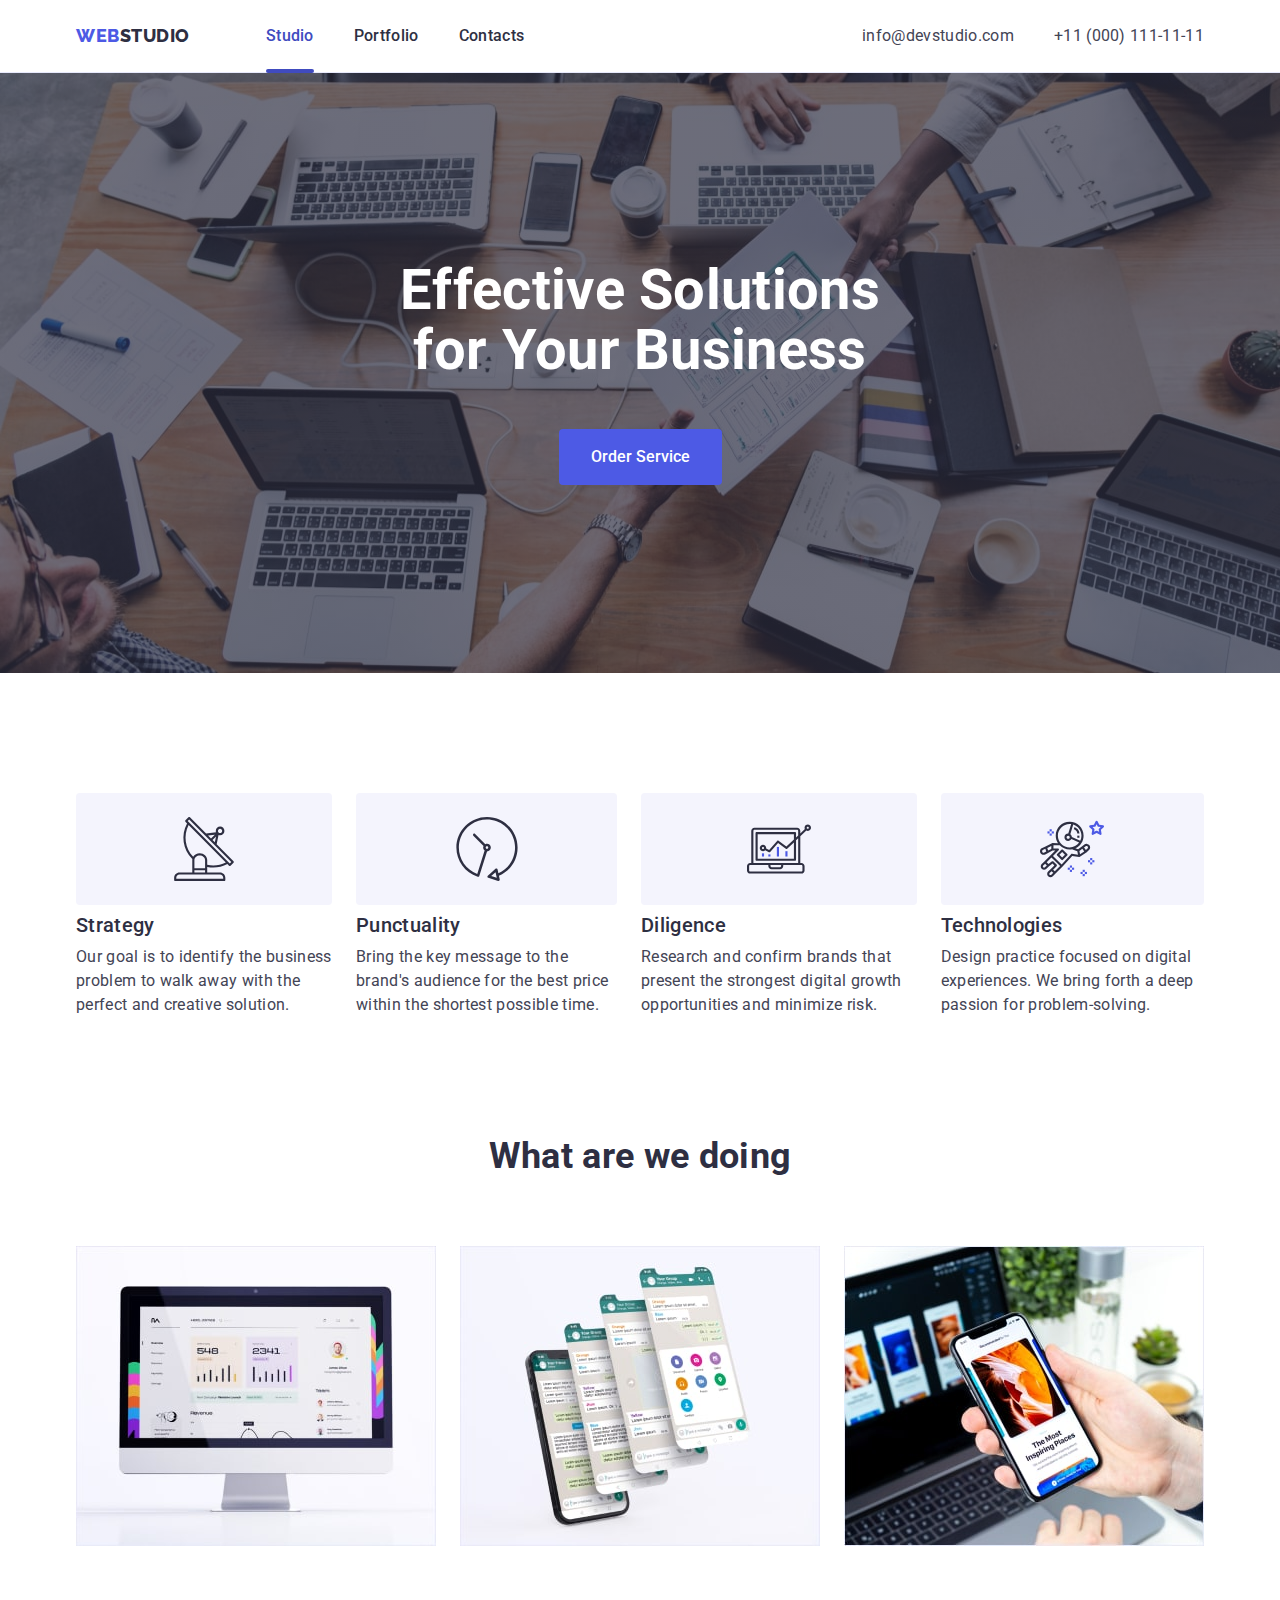
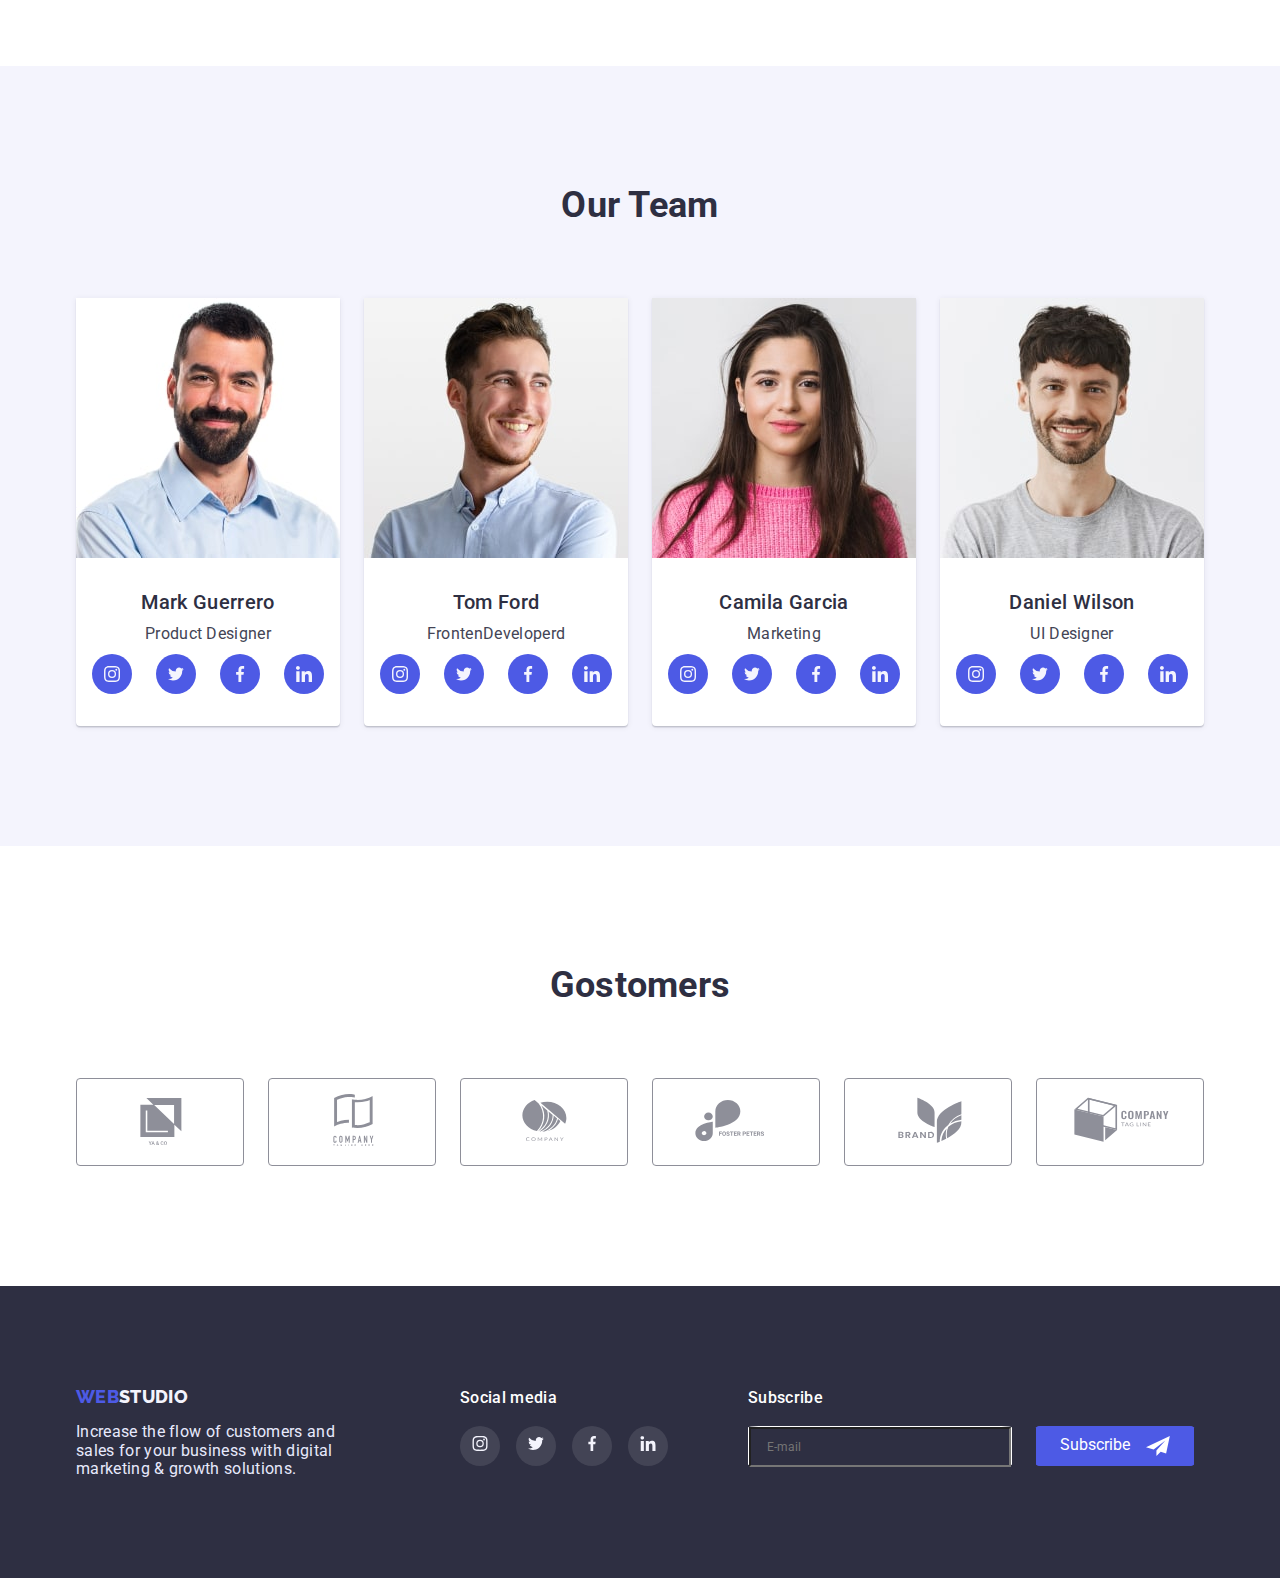
<file: index.html>
<!DOCTYPE html>
<html lang="en">
<head>
    <meta charset="UTF-8">
    <meta http-equiv="X-UA-Compatible" content="IE=edge">
    <meta name="viewport" content="width=device-width, initial-scale=1.0">
    <title>WEBSTUDIO</title>
    <link rel="preconnect" href="https://fonts.googleapis.com">
    <link rel="preconnect" href="https://fonts.gstatic.com" crossorigin>
    <link href="https://fonts.googleapis.com/css2?family=Raleway:wght@800&family=Roboto:wght@400;500;700;900&display=swap" rel="stylesheet">
    <link rel="stylesheet" href="https://cdnjs.cloudflare.com/ajax/libs/modern-normalize/1.1.0/modern-normalize.min.css"/>
    <link rel="stylesheet" href="./css/styles.css"/>
</head>
<body>    <!--Шапка стр.-->
   <header class="header">
    <div class="container header-container">
      <nav class="header-logo">
        <a class="logo" href="./index.html" style="text-decoration: none;"><span class="web">WEB</span>STUDIO</a>
        <ul class="menu">
            <li class="menu-j"><a class="menu-job current" href="./index.html" style="text-decoration: none;">Studio</a></li>
            <li class="menu-j"><a class="menu-job" href="./portfolio.html" style="text-decoration: none;">Portfolio</a></li>
            <li class="menu-j"><a class="menu-job" href="" style="text-decoration: none;">Contacts</a></li>
        </ul>
      </nav>
        <address> 
        <ul class="address">
            <li class="address-m"><a class="adress-menu" href="mailto:info@devstudio.com" style="text-decoration: none;">info@devstudio.com</a></li>         
            <li class="address-m"><a class="adress-menu" href="tel:+110001111111" style="text-decoration: none;">+11 (000) 111-11-11</a></li>
        </ul>
        </address>
      </div>
       </header> 
       <!--Уникальный контент стр.-->
  <main>
    <!-- Герой -->
    <section class="hero">
      <div class="hero-section hero-s"> 
        <h1>Effective Solutions
  for Your Business</h1>
        <button class="service" type="button" data-modal-open>Order Service</button>
        </div>
    </section>
    <!-- Приоритеты -->
    <section class="strateg">    
      <div class="container"> 
      <h2 hidden>priorities</h2>
        <ul class="strategy">
          <li class="strategy-h">
          <h3 class="h-strategy">Strategy</h3>
          <p class="our-strategy">Our goal is to identify the business
            problem to walk away with the perfect and creative solution. </p>
        </li>
        <li class="strategy-h">
          <h3 class="h-strategy">Punctuality</h3>
          <p class="our-strategy">Bring the key message to the brand's audience for the best price within the shortest possible time.</p>
        </li>
        <li class="strategy-h">
          <h3 class="h-strategy">Diligence</h3>
          <p class="our-strategy">Research and confirm brands that present the strongest digital growth opportunities and minimize risk.</p>
        </li>
        <li class="strategy-h">
          <h3 class="h-strategy">Technologies</h3>
          <p class="our-strategy">Design practice focused on digital experiences. We bring forth a deep passion for problem-solving.</p>
        </li>
      </ul>
     </div>
    </section>
<!-- наши работы -->
<section>
  <div class="container container-job">
    <h2 class="our-job">What are we doing</h2>
  <ul class="job">
    <li class="job-secion"><img src="./images/monitor.jpg" alt="монитор" width="360" height="300" /></li>
    <li class="job-secion"><img src="./images/hendy.jpg" alt="телефон" width="360" height="300" /></li>
    <li class="job-secion"><img src="./images/laptop.jpg" alt="ноутбук" width="360" height="300" /></li>
  </ul>
  </div>  
</section>
<!-- Команда -->
<section class="team-our">
 <div class="container container-p"> 
  <h2 class="our-team">Our Team</h2>
    <ul class="container-produkt">
      <li class="produkt">
      <img src="./images/mg.jpg" alt="Mark Guerrero" width="264" height="260" />
      <div class="container-team">
        <h3 class="team">Mark Guerrero</h3>
       <p class="team-produkt">Product Designer</p>
       <ul class="social-list">
       <li class="social-list-item">
          <a class="social-list-item-link" href="#">
           <svg class="social-list-icon" width="16px" height="16px">
             <use href="./images/symbol.svg#icon-instagram-min"></use>     
          </svg> 
        </a>
      </li>
      <li class="social-list-item">
        <a href="#" class="social-list-item-link">
        <svg class="social-list-icon" width="16px" height="16px">
          <use href="./images/symbol.svg#icon-linkedin-min"></use> 
        </svg>
      </a>
    </li>
    <li class="social-list-item">
      <a href="#" class="social-list-item-link">
      <svg class="social-list-icon" width="16px" height="16px">
        <use href="./images/symbol.svg#icon-facebook-min"></use>   
      </svg>
    </a>
  </li>
  <li class="social-list-item">
    <a href="#" class="social-list-item-link">
    <svg class="social-list-icon" width="16px" height="16px">
      <use href="./images/symbol.svg#icon-linkedin-1-min"></use>   
    </svg>
  </a>
</li>
  </ul>
  </div>  
    </li>
      <li class="produkt">
      <img src="./images/tf.jpg" alt="Tom Ford" width="264" height="260" />
      <div class="container-team">
        <h3 class="team">Tom Ford</h3>
       <p class="team-produkt">FrontenDeveloperd </p>
       <ul class="social-list">
        <li class="social-list-item">
           <a class="social-list-item-link" href="#">
            <svg class="social-list-icon" width="16px" height="16px">
              <use href="./images/symbol.svg#icon-instagram-min"></use>     
           </svg> 
         </a>
       </li>
       <li class="social-list-item">
         <a href="#" class="social-list-item-link">
         <svg class="social-list-icon" width="16px" height="16px">
           <use href="./images/symbol.svg#icon-linkedin-min"></use> 
         </svg>
       </a>
     </li>
     <li class="social-list-item">
       <a href="#" class="social-list-item-link">
       <svg class="social-list-icon" width="16px" height="16px">
         <use href="./images/symbol.svg#icon-facebook-min"></use>   
       </svg>
     </a>
   </li>
   <li class="social-list-item">
     <a href="#" class="social-list-item-link">
     <svg class="social-list-icon" width="16px" height="16px">
       <use href="./images/symbol.svg#icon-linkedin-1-min"></use>   
     </svg>
   </a>
 </li>
   </ul>
      </div>
    </li>
    <li class="produkt">
      <img src="./images/cg.jpg" alt="Camila Garcia" width="264" height="260" />
      <div class="container-team">
        <h3 class="team">Camila Garcia</h3>
       <p class="team-produkt">Marketing</p>
       <ul class="social-list">
        <li class="social-list-item">
           <a class="social-list-item-link" href="#">
            <svg class="social-list-icon" width="16px" height="16px">
              <use href="./images/symbol.svg#icon-instagram-min"></use>     
           </svg> 
         </a>
       </li>
       <li class="social-list-item">
         <a href="#" class="social-list-item-link">
         <svg class="social-list-icon" width="16px" height="16px">
           <use href="./images/symbol.svg#icon-linkedin-min"></use> 
         </svg>
       </a>
     </li>
     <li class="social-list-item">
       <a href="#" class="social-list-item-link">
       <svg class="social-list-icon" width="16px" height="16px">
         <use href="./images/symbol.svg#icon-facebook-min"></use>   
       </svg>
     </a>
   </li>
   <li class="social-list-item">
     <a href="#" class="social-list-item-link">
     <svg class="social-list-icon" width="16px" height="16px">
       <use href="./images/symbol.svg#icon-linkedin-1-min"></use>   
     </svg>
   </a>
 </li>
   </ul>
      </div>
    </li>
    <li class="produkt">
      <img src="./images/dw.jpg" alt="Daniel Wilson" width="264" height="260" />
      <div class="container-team">
        <h3 class="team">Daniel Wilson</h3>
       <p class="team-produkt">UI Designer</p>
       <ul class="social-list">
        <li class="social-list-item">
           <a class="social-list-item-link" href="#">
            <svg class="social-list-icon" width="16px" height="16px">
              <use href="./images/symbol.svg#icon-instagram-min"></use>     
           </svg> 
         </a>
       </li>
       <li class="social-list-item">
         <a href="#" class="social-list-item-link">
         <svg class="social-list-icon" width="16px" height="16px">
           <use href="./images/symbol.svg#icon-linkedin-min"></use> 
         </svg>
       </a>
     </li>
     <li class="social-list-item">
       <a href="#" class="social-list-item-link">
       <svg class="social-list-icon" width="16px" height="16px">
         <use href="./images/symbol.svg#icon-facebook-min"></use>   
       </svg>
     </a>
   </li>
   <li class="social-list-item">
     <a href="#" class="social-list-item-link">
     <svg class="social-list-icon" width="16px" height="16px">
       <use href="./images/symbol.svg#icon-linkedin-1-min"></use>   
     </svg>
   </a>
 </li>
   </ul>
      </div>
    </li>
  </ul>
</div>
</section>
<!-- Наши компаньоны -->
<section class="gustomers-item">
<div class="container gustomers">
  <h2 class="our-team">Gostomers</h2>
  <ul class="gustomers-list">
    <li class="gustomers-list-item">
      <a href="#" class="logos">
        <svg class="log" width="104" height="56">
          <use href="./images/symbol-min.svg#icon-Logo-1"></use>
        </svg>
      </a>  
      </li>
     <li class="gustomers-list-item">
      
      <a href="#" class="logos">
        <svg class="log" width="104" height="56">
          <use href="./images/symbol-min.svg#icon-Logo-2"></use>
        </svg>
      </a>  
    </li>
     <li class="gustomers-list-item">
       <a href="#" class="logos">
        <svg class="log" width="104" height="56">
          <use href="./images/symbol-min.svg#icon-Logo-3"></use>
        </svg>
      </a>  
      </li>
     <li class="gustomers-list-item">
       <a href="#" class="logos">
        <svg class="log" width="104" height="56">
          <use href="./images/symbol-min.svg#icon-Logo-4"></use>
        </svg>
      </a>  
      
     </li>
     <li class="gustomers-list-item">
       <a href="#" class="logos">
        <svg class="log" width="104" height="56">
          <use href="./images/symbol-min.svg#icon-Logo-5"></use>
        </svg>
      </a>  
     </li>
     <li class="gustomers-list-item">
       <a href="#" class="logos">
        <svg class="log" width="104" height="56">
          <use href="./images/symbol-min.svg#icon-Logo-6"></use>
        </svg>
      </a>  
      </li>
  </ul>
</div>
</section>
  </main> 
    <!--Подвал стр.-->   
    <footer class="footer">
      <div class="container alles">
       <div class="logo-f">  
       <a class="logo-footer" href="./index.html" style="text-decoration: none;"><span class="web">WEB</span>STUDIO</a>
       <p class="footer-logo">Increase the flow of customers and sales for your business with digital marketing & growth solutions.</p>
      </div>
       <div class="logo-alles">
        <p class="footer-logos">Social media</p>
        <ul class="footer-social-list">
          <li class="footer-social-list-item">
             <a class="social-list-item-link" href="#">
              <svg class="footer-social-list-icon" width="16px" height="16px">
                <use href="./images/symbol.svg#icon-instagram-min"></use>     
             </svg> 
           </a>
         </li>
         <li class="footer-social-list-item">
           <a href="#" class="social-list-item-link">
           <svg class="footer-social-list-icon" width="16px" height="16px">
             <use href="./images/symbol.svg#icon-linkedin-min"></use> 
           </svg>
         </a>
       </li>
       <li class="footer-social-list-item">
         <a href="#" class="social-list-item-link">
         <svg class="footer-social-list-icon" width="16px" height="16px">
           <use href="./images/symbol.svg#icon-facebook-min"></use>   
         </svg>
       </a>
     </li>
     <li class="footer-social-list-item">
       <a href="#" class="social-list-item-link">
       <svg class="footer-social-list-icon" width="16px" height="16px">
         <use href="./images/symbol.svg#icon-linkedin-1-min"></use>   
       </svg>
     </a>
   </li>
     </ul>
      </div>
      <div class="footer-email">
      <p class="footer-logos">Subscribe</p>
      <div class="logos-footer">
      <div class="email">
        <input type="email" class="emails" name="user_email" placeholder="E-mail"/>
      </div>
    <div class="telegramm">
      <button class="telegramms" type="button">Subscribe</button>
      <svg class="flug" width="24" height="20">
        <use href="./images/symbol-min.svg#flug"></use>
      </svg>
    </div>
  </div>
    </div>
  </div>
      </footer>
      <!-- modal -->
      <div class="backdrop is-hidden" data-modal>
        <div class="modal">
      <button type="button" class="modal-close-btn" data-modal-close>
      <svg class="modal-close" width="8px" height="8px">
        <use href="./images/symbol-min.svg#icon-close"></use>
      </svg>
        </button>
           <div class="contact-user">
            <p>Leave your contacts and we will call you back</p>
          </div>
            <form action="#" class="contact-forms">
              <div class="form">
             <label class="titul">
             <span class="names">Name</span>
             <input type="text" class="contact-form-input" name="user_name" required minlength="2" maxlength="50" pattern="^[a-zA-Zа-яА-Я]+$"/>
             <svg class="form-icon" width="12px" height="12px">
              <use href="./images/symbol-min.svg#icon-man"></use>
             </svg>
             </label>
            </div>
            <div class="form">
             <label class="titul">
              <span class="names">Phone</span>
               <input type="tel" class="contact-form-input" name="user_fhone" required pattern="[0-9](3)-[0-9](2)-[0-9](2)" title="xxx-xx-xx"/>
            <svg class="form-icon" width="13px" height="13px">
              <use href="./images/symbol-min.svg#icon-tel"></use>
             </svg>
            </label>
              </div>
              <div class="form">  
            <label class="titul">
              <span class="names">Email</span>
              <input type="email" class="contact-form-input" name="user_email" required/>
            <svg class="form-icon" width="15px" height="12px">
              <use href="./images/symbol-min.svg#icon-post"></use>
             </svg>
             </label>
            </div>
            <div class="form">
            <label class="titul">
              <span>Comment</span>
            
            <textarea name="#" class="contact-form-message names" placeholder="Text input"></textarea>
           </label> 
          </div>
           <!-- Кастомный чекбокс -->
                <div class="contact-form-fieldset">
                    
                    <label class="check">
                      <span class="cb">  <input type="checkbox" name="user" class="real-checkbox" value="I accept the terms and conditions of the Privacy Policy"/>
                       <span class="custom-checkbox"></span>
                    I accept the terms and conditions of the <a class="message" href="#">Privacy Policy</a>
                      </span>
                    </label>
                </div> 
             <div class="contact-form-btn-wrapper">
               <button type="submit" class="contact-form-btn">Send</button>
         
             </div>
             <!-- test -->
             <!-- <label class="check option">
              <input type="checkbox" class="check-input"> Первый
              <span class="check-box"></span>
             </label>

             <label class="check option">
              <input type="checkbox" class="check-input" checked> Второй
              <span class="check-box"></span>
             </label>

             <label class="check option">
              <input type="checkbox" class="check-input" disabled> Третий
              <span class="check-box"></span>
             </label>

             <label class="check option">
              <input type="checkbox" class="check-input" checked disabled> Четвертый
              <span class="check-box"></span>
             </label> -->
            <!-- . -->
         </form>
      </div>
        </div>
       <script src="./js/modal.js"></script>
</body>
</html>
</file>
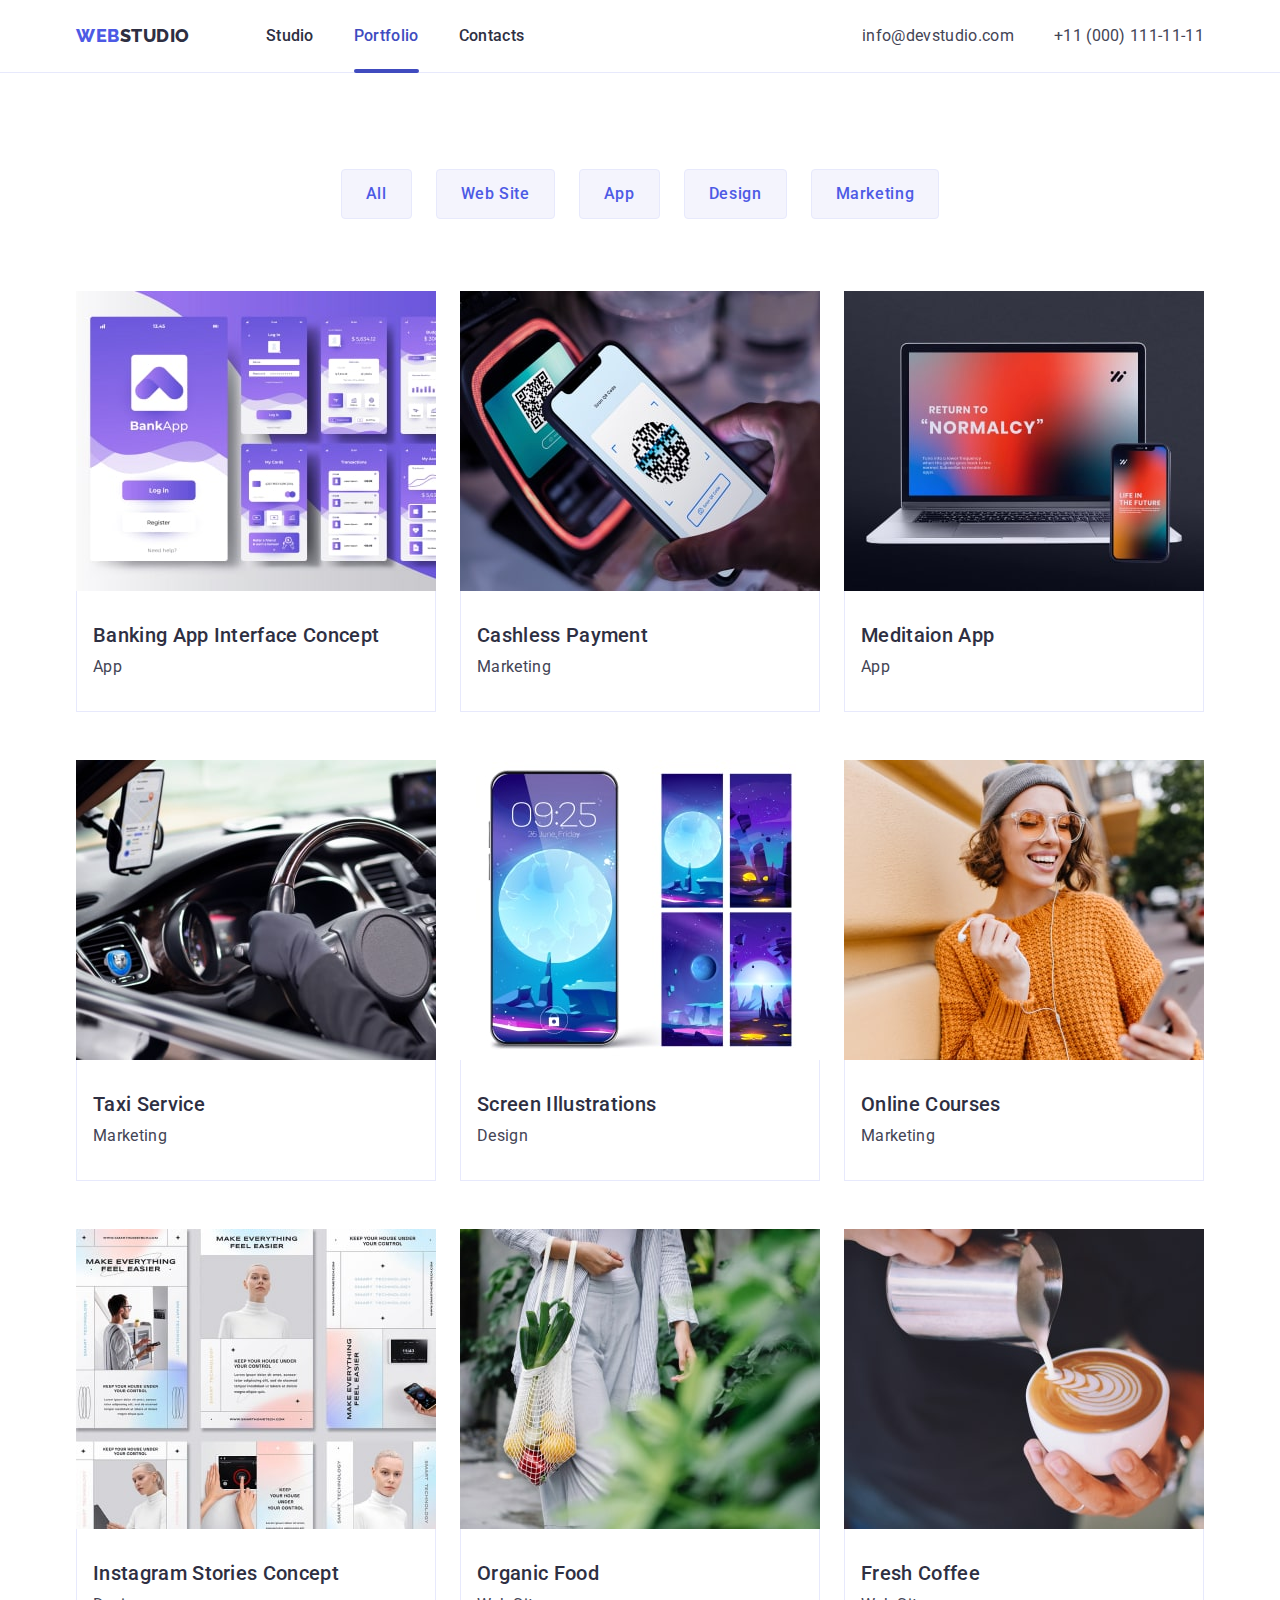
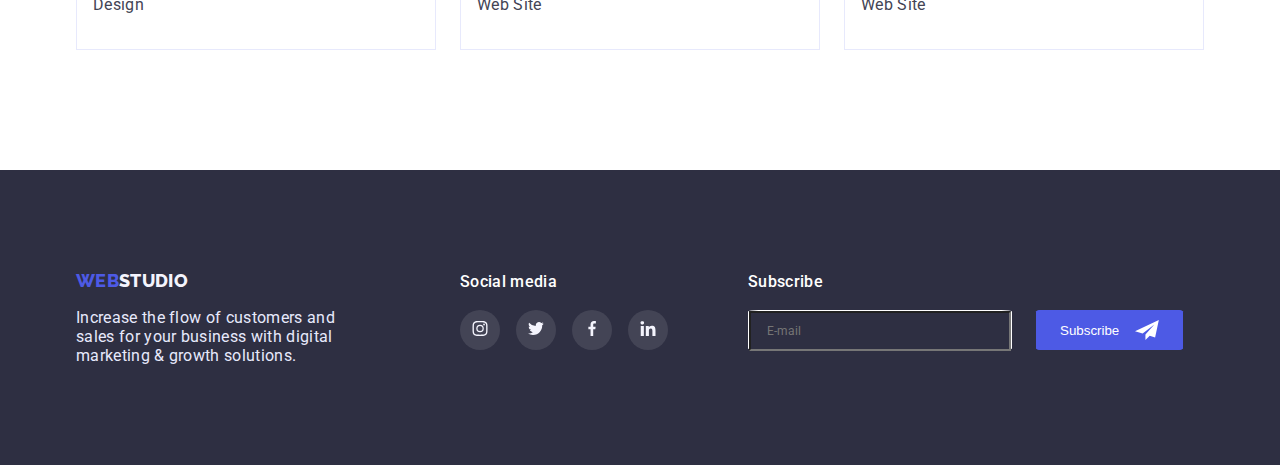
<file: portfolio.html>
<!DOCTYPE html>
<html lang="en">
<head>
    <meta charset="UTF-8">
    <meta http-equiv="X-UA-Compatible" content="IE=edge">
    <meta name="viewport" content="width=device-width, initial-scale=1.0">
    <title>WEBSTUDIO</title>
    <link rel="preconnect" href="https://fonts.googleapis.com">
    <link rel="preconnect" href="https://fonts.gstatic.com" crossorigin>
    <link href="https://fonts.googleapis.com/css2?family=Raleway:wght@800&family=Roboto:wght@400;500;700;900&display=swap" rel="stylesheet">
    <link rel="stylesht" href="https://cdnjs.cloudflare.com/ajax/libs/modern-normalize/1.1.0/modern-normalize.min.css" />
    <link rel="stylesheet" href="./css/styles.css"/>
</head>
<body>
 <!--Шапка стр.-->
 <header class="header">
  <div class="container header-container">
    <nav class="header-logo">
      <a class="logo" href="./index.html" style="text-decoration: none;"><span class="web">WEB</span>STUDIO</a>
      <ul class="menu">
          <li class="menu-j"><a class="menu-job" href="./index.html" style="text-decoration: none;">Studio</a></li>
          <li class="menu-j"><a class="menu-job current" href="./portfolio.html" style="text-decoration: none;">Portfolio</a></li>
          <li class="menu-j"><a class="menu-job" href="" style="text-decoration: none;">Contacts</a></li>
      </ul>
    </nav>
    <address> 
      <ul class="address">
          <li class="address-m"><a class="adress-menu" href="mailto:info@devstudio.com" style="text-decoration: none;">info@devstudio.com</a></li>         
          <li class="address-m"><a class="adress-menu" href="tel:+110001111111" style="text-decoration: none;">+11 (000) 111-11-11</a></li>
      </ul>
      </address>
      </div>
     </header> 
       <main>
       <!-- Кнопки -->
       <section >
        <div class="container"> 
        <div class="container-button"> 
         <h1 hidden>filter Job</h1> 
        <ul class="button">
            <li class="button-nav"><button class="button-job" type="button">All</button></li>
            <li class="button-nav"><button class="button-job" type="button">Web Site</button></li>
            <li class="button-nav"><button class="button-job" type="button">App</button></li>
            <li class="button-nav"><button class="button-job" type="button">Design</button></li>
            <li class="button-nav"><button class="button-job" type="button">Marketing</button></li>
        </ul>  
        <!-- Наши работы -->
   <h2 hidden>Our Job</h2>
    <ul class="job-p">
       <li class="job-our">
        <div class="job-o">
          <div class="overlay">
        <img src="./images/banking.jpg" alt="Banking App Interface Concept" width="360" height="300" />
          <p class="test">14 Stylish and User-Friendly App Design Concepts · Task Manager App · Calorie Tracker App · Exotic Fruit Ecommerce App · Cloud Storage App</p>
        </div> 
        <div class="job-portfolio">
          <h3 class="job">Banking App Interface Concept</h3>
         <p class="app">App</p>
        </div>
      </div>
      </li>
      <li class="job-our">
        <div class="job-o">
          <div class="overlay">
        <img src="./images/scanner.jpg" alt="Cashless Payment" width="360" height="300" />
        <p class="test">14 Stylish and User-Friendly App Design Concepts · Task Manager App · Calorie Tracker App · Exotic Fruit Ecommerce App · Cloud Storage App</p>
      </div>
        <div class="job-portfolio">
          <h3 class="job">Cashless Payment</h3>
         <p class="app">Marketing</p>
        </div>
      </div>
      </li>
      <li class="job-our">
        <div class="job-o">
          <div class="overlay">
        <img src="./images/laptop_app.jpg" alt="Meditaion App" width="360" height="300" />
        <p class="test">14 Stylish and User-Friendly App Design Concepts · Task Manager App · Calorie Tracker App · Exotic Fruit Ecommerce App · Cloud Storage App</p>
      </div>
        <div class="job-portfolio">
          <h3 class="job">Meditaion App</h3>
         <p class="app">App</p>
        </div>
        </div>
      </li>
      <li class="job-our">
        <div class="job-o">
          <div class="overlay">
        <img src="./images/taxi.jpg" alt="Taxi Service" width="360" height="300" />
          <p class="test">14 Stylish and User-Friendly App Design Concepts · Task Manager App · Calorie Tracker App · Exotic Fruit Ecommerce App · Cloud Storage App</p>
        </div>
          <div class="job-portfolio">
          <h3 class="job">Taxi Service</h3>
         <p class="app">Marketing</p>
        </div>
      </div>
      </li>
      <li class="job-our">
        <div class="job-o">
          <div class="overlay">
        <img src="./images/screen.jpg" alt="Screen Illustrations" width="360" height="300" />
        <p class="test">14 Stylish and User-Friendly App Design Concepts · Task Manager App · Calorie Tracker App · Exotic Fruit Ecommerce App · Cloud Storage App</p>
      </div>
        <div class="job-portfolio">
          <h3 class="job">Screen Illustrations</h3>
         <p class="app">Design</p>
        </div>
      </div>
      </li>
      <li class="job-our">
        <div class="job-o">
          <div class="overlay">
        <img src="./images/online_courses.jpg" alt="Online Courses" width="360" height="300" />
        <p class="test">14 Stylish and User-Friendly App Design Concepts · Task Manager App · Calorie Tracker App · Exotic Fruit Ecommerce App · Cloud Storage App</p>
      </div>
        <div class="job-portfolio">
          <h3 class="job">Online Courses</h3>
         <p class="app">Marketing</p>
        </div>
      </div>
      </li>
     <li class="job-our">
      <div class="job-o">
        <div class="overlay">
        <img src="./images/instagram.jpg" alt="Instagram Stories Concept" width="360" height="300" />
        <p class="test">14 Stylish and User-Friendly App Design Concepts · Task Manager App · Calorie Tracker App · Exotic Fruit Ecommerce App · Cloud Storage App</p>
      </div>
        <div class="job-portfolio">
          <h3 class="job">Instagram Stories Concept</h3>
         <p class="app">Design</p>
        </div>
      </div>
      </li>
      <li class="job-our">
        <div class="job-o">
          <div class="overlay">
        <img src="./images/organic_food.jpg" alt="Organic Food" width="360" height="300" />
        <p class="test">14 Stylish and User-Friendly App Design Concepts · Task Manager App · Calorie Tracker App · Exotic Fruit Ecommerce App · Cloud Storage App</p>
      </div>
        <div class="job-portfolio">
          <h3 class="job">Organic Food</h3>
         <p class="app">Web Site</p>
        </div>
      </div>
      </li>
      <li class="job-our">
        <div class="job-o">
          <div class="overlay">
        <img src="./images/coffee.jpg" alt="Fresh Coffee" width="360" height="300" />
                <p class="test">14 Stylish and User-Friendly App Design Concepts · Task Manager App · Calorie Tracker App · Exotic Fruit Ecommerce App · Cloud Storage App</p>
      </div>
        <div class="job-portfolio">
          <h3 class="job">Fresh Coffee</h3>
         <p class="app">Web Site</p>
        </div> 
      </div>
      </li>
    </ul>
  </div>
  </div>
  </section>
    </main> 
          <!--Подвал стр.-->   
          <footer class="footer">
            <div class="container alles">
             <div class="logo-f">  
             <a class="logo-footer" href="./index.html" style="text-decoration: none;"><span class="web">WEB</span>STUDIO</a>
             <p class="footer-logo">Increase the flow of customers and sales for your business with digital marketing & growth solutions.</p>
            </div>
             <div class="logo-alles">
              <p class="footer-logos">Social media</p>
              <ul class="footer-social-list">
                <li class="footer-social-list-item">
                   <a class="social-list-item-link" href="#">
                    <svg class="footer-social-list-icon" width="16px" height="16px">
                      <use href="./images/symbol.svg#icon-instagram-min"></use>     
                   </svg> 
                 </a>
               </li>
               <li class="footer-social-list-item">
                 <a href="#" class="social-list-item-link">
                 <svg class="footer-social-list-icon" width="16px" height="16px">
                   <use href="./images/symbol.svg#icon-linkedin-min"></use> 
                 </svg>
               </a>
             </li>
             <li class="footer-social-list-item">
               <a href="#" class="social-list-item-link">
               <svg class="footer-social-list-icon" width="16px" height="16px">
                 <use href="./images/symbol.svg#icon-facebook-min"></use>   
               </svg>
             </a>
           </li>
           <li class="footer-social-list-item">
             <a href="#" class="social-list-item-link">
             <svg class="footer-social-list-icon" width="16px" height="16px">
               <use href="./images/symbol.svg#icon-linkedin-1-min"></use>   
             </svg>
           </a>
         </li>
           </ul>
            </div>
            <div class="footer-email">
            <p class="footer-logos">Subscribe</p>
            <div class="logos-footer">
            <div class="email">
            <!-- <a class="emails" href="#">E-mail</a> -->
            <input type="email" class="emails" name="user_email" placeholder="E-mail"/>
        </div>
          <div class="telegramm">
            <button class="telegramms" type="button">Subscribe</button>
            <svg class="flug" width="24" height="20">
              <use href="./images/symbol-min.svg#flug"></use>
            </svg>
          </div>
        </div>
          </div>
        </div>
            </footer>
</body>
</html>
</file>
<file: css/styles.css>
body {
    font-family: 'Roboto', sans-serif;
    color: #2E2F42;
    letter-spacing: 0.02em;
    margin: 0;
}
 *{
    box-sizing: border-box;
} 
ul {
    list-style: none;
    padding: 0; 
    margin: 0;
}
p {
    margin: 0;
} 
h1 {
    margin: 0;
    color: #ffffff;
    font-style: normal;
    font-weight: 700;
    font-size: 56px;
    line-height: 1.07;
    width: 496px;
    text-align: center;
 }
/* Шапка стр. */
.header{
    padding: 24px 0;
    border-bottom: 1px solid #E7E9FC;
}
.container{
    margin-left: auto;
    margin-right: auto; 
    width: 1158px; 
    padding-left: 15px;
    padding-right: 15px;   
 } 
.header-container{
    display: flex;
    justify-content: space-between;
    flex-direction: space-between;
 }
.header-logo{
    display: flex;
    align-items: center;
}
.logo{
    margin-right: 76px;
    font-family: 'Raleway', sans-serif;
    font-style: normal;
    font-weight: 800;
    font-size: 18px;
    line-height: 1.2;
    letter-spacing: 0.03em;
    color: #2E2F42;
}
.web{
    color: #4D5AE5;
}
.menu{
    display: flex;  
}
.menu-j{
    margin-right: 40px; 
    /* transform: translateY(100%); */
    transition: transform 250ms cubic-bezier(0.4, 0, 0.2, 1);
}
.menu-j:last-child{
    margin-right: 0;
}
.menu-job{
    display: flex;
    font-family: 'Roboto';
    font-style: normal;
    font-weight: 500;
    font-size: 16px;
    line-height: 1.5;
    color: #2E2F42;
    position: relative;
    /* transform: translateY(100%); */
    transition: transform 250ms cubic-bezier(0.4, 0, 0.2, 1); 
}

.menu-job:hover{
    color: #404BBF;
    /* background-color: #404BBF; */
}
.menu-job::after{
    content: '';
    display: block;
    position: absolute;
    bottom: 0;
    width: 100%;
    height: 4px;
    border-radius: 2px;
    /* transform: translateY(25px);
    background-color: #404BBF; */
}
.current{
    color: #404BBF;
}
.current::after{
    content: '';
    display: block;
    position: absolute;
    bottom: 0;
    width: 100%;
    height: 4px;
    border-radius: 2px;
    /* color: #404BBF; */
    transform: translateY(25px);
    background-color: #404BBF;
}
/* *,*::before,*::after{
    box-sizing: inherit;
} */
.address{
    display: flex;
}
.adress-menu{
    padding: 0;
    font-family: 'Roboto';
    font-style: normal;
    font-weight: 400;
    font-size: 16px;
    line-height: 1.5;
    color: #434455;
    /* transform: translateY(100%); */
    transition: transform 250ms cubic-bezier(0.4, 0, 0.2, 1);
}
.address-m{
    margin-right: 40px;
}
.address-m:last-child{
    margin-right: 0;
}
.adress-menu:hover{
    color: #404BBF;
}
/* Герой */
.hero{
    background-color:  #2E2F42;
    padding: 188px 0 188px;
/* }
.hero-s{ */
    max-width: 1440px;
    /* min-height: 600px; */
    margin-left: auto;
    margin-right: auto;
    background-image: linear-gradient(
        to right,
     rgba(46, 47, 66, 0.7),
     rgba(46, 47, 66, 0.7)
     ),
    url("../images/people-office.jpg");
    /*background-repeat: no-repeat;
    background-position: center;
    background-size: cover; */
    /* background: rgba(46, 47, 66, 0.7); */
}
.hero-section{
    display: flex;
    flex-direction: column;
    align-items: center;
}
.service{
    cursor: pointer;
    background-color: #4D5AE5;
    color: #FFFFFF;
    border-radius: 4px;
    font-style: normal;
    font-weight: 500;
    font-size: 16px;
    line-height: 1.5; 
    text-align: center;
    display: flex;
    margin-top: 48px;
    padding: 16px 32px;
    border: none;
    /* transform: translateY(100%); */
    transition: transform 250ms cubic-bezier(0.4, 0, 0.2, 1);
}
.strategy{
    display: flex;
    justify-content: space-between;
}
.strateg{
    margin: 120px 0 120px 0;   
}
.service:hover{
    background-color: #404BBF;
}
.backdrop{
    position: fixed;
    top: 0;
    left: 0;
    width: 1440px;
    height: 677px;
    background-color: rgba(46, 47, 66, 0.4);
}

/* Приоритеты */
.h-strategy{
    margin: 0;
    color: #2E2F42;
    font-style: normal;
    font-weight: 500;
    font-size: 20px;
    line-height: 1.2;
}
.our-strategy{
    margin-top: 8px;
    color: #434455;
    font-size: 16px;
    line-height: 1.5;
    font-style: normal;
    font-weight: 400;
    font-size: 16px;
    letter-spacing: 0.02em;
}
.strategy-h{
    margin-right: 24px;
    width:calc((100%-3*24px)/3) ;
}
.strategy-h::before{
    display: block;
    content: "";
    background-repeat: no-repeat;
    background-position: center;
    background-color: #F4F4FD;
    height: 112px;
    outline: 1px solid F4F4FD;
    border-radius: 4px;
    margin-bottom: 8px;
}
.strategy-h:nth-child(1):before{
    background-image: url(../images/strategy.svg);
}
.strategy-h:nth-child(2):before{
    background-image: url(../images/punctuality.svg);
}
.strategy-h:nth-child(3):before{
    background-image: url(../images/diagram\ 1.svg);
}
.strategy-h:nth-child(4):before{
    background-image: url(../images/astronaut\ 1.svg);
} 
.strategy-h:last-child{
    margin-right: 0;
}
/* наши работы */
.container-job{
    display: flex;
    margin-bottom: 120px;
    justify-content: center;
    flex-direction: column;
} 
.job{
    display: flex;
}
.our-job {
    margin-bottom: 70px;
    font-style: normal;
    font-weight: 700;
    font-size: 36px;
    line-height: 1.1;
    text-align: center;
} 
.job-our{
    width: 360px;
    box-sizing: border-box;
    background: #FFFFFF; 
    /* transform: translateY(100%); */
    transition: transform 250ms cubic-bezier(0.4, 0, 0.2, 1); 
}
.job-our:hover,
.job-our:focus{
    box-shadow: 0px 1px 6px rgba(46, 47, 66, 0.08), 0px 1px 1px rgba(46, 47, 66, 0.16), 0px 2px 1px rgba(46, 47, 66, 0.08);
}
.job-our:hover .test,
.job-our:focus .test{
    transform: translate(0.0);

} 
img{
    max-width: 100%;
    height: auto;
    display: block;
}
.job-secion{
    display: flex;
}
.job-secion:last-child{
    margin-right: 0;
}
/* Команда */
h2 {
    margin: 0;
}
.our-team{
    margin: 0 0 72px;
    font-style: normal;
    font-weight: 700;
    font-size: 36px;
    line-height: 1.1;
    text-align: center;
    height: 120px 639px 72px 639px;
}
.team-our{
    background-color: #F4F4FD;
    padding: 120px 0;
} 
.team-produkt{
    margin-bottom: 8px;
}
.produkt {
    display: flex;
    flex-direction: column;
    justify-content: center;
    align-items: center;
    margin-right: 24px;
    background: #FFFFFF;
    box-shadow: 0px 1px 6px rgba(46, 47, 66, 0.08), 0px 1px 1px rgba(46, 47, 66, 0.16), 0px 2px 1px rgba(46, 47, 66, 0.08);
    border-radius: 0px 0px 4px 4px;
    /* cursor: pointer; */
}
.produkt:last-child{
    margin-right: 0;
}
.job-secion{
    margin-right: 24px;
}
.container-p{
    display: flex;
    flex-direction: column;
}
.social-list-item{
    display: flex;
    /* flex-direction: row;  */
    justify-content: center;
    align-items: center;
    width: 40px;
    height: 40px;
    margin-right: 24px;
    border-radius: 50%;
    background-color: #4D5AE5;
    cursor: pointer;
    /* transform: translateY(100%); */
    /* transition: transform 250ms cubic-bezier(0.4, 0, 0.2, 1); */
} 
.social-list-item:last-child{
    margin-right: 0;
}
.social-list-item:hover,
.social-list-item:focus{
    background-color: #404BBF;
}
.social-list-icon{
    display: block;
    outline: 1px solid fff; 
    background-size: contain;
    fill: #2E2F42;
    transition: transform 250ms cubic-bezier(0.4, 0, 0.2, 1);
} 
.social-list-icon:hover,
.social-list-icon:focus{
    background-color: #404BBF;
} 
.social-list{
    display: flex;
    flex-direction: row;
}
.container-team{
    padding: 32px 16px 32px 16px;
    text-align: center;
}
.job-portfolio{
    padding: 32px 0;
    padding-left: 16px;
    border: 1px solid #E7E9FC; 
    border-width: 0 1px 1px 1px;  
}
.team,
.job{
     margin: 0;
    color: #2E2F42;
    font-style: normal;
    font-weight: 500;
    font-size: 20px;
    line-height: 1.2;
   
}
.team-produkt,
.app{
    margin-top: 8px;
    font-style: normal;
    font-weight: 400;
    letter-spacing: 0.02em;
    color: #434455;
    font-size: 16px;
    line-height: 1.5;
}
.icon{
    display: block;
    width: 40p;
    height: 40px;
    border-radius: 50%;
    background-color: #4D5AE5;
}
/* Наши компаньоны  */
.gustomers{
    display: flex;
    flex-direction: column;
}
.gustomers-item{
    display: flex;
    margin: 120px 0;
    justify-content: center;
    flex-direction: row;
}
.gustomers-list{
    display: flex;
    flex-direction: row;
}
.gustomers-list-item{
    display: flex;
    box-sizing: border-box; 
    flex-direction: column;
    justify-content: center;
    align-items: center;
    margin-right: 24px; 
    content: ""; 
    border: 1px solid #8E8F99;
    border-radius: 4px;
    width: 168px;
    height: 88px;
    cursor: pointer;
    transition: transform 250ms cubic-bezier(0.4, 0, 0.2, 1);
}
.gustomers-list-item:last-child{
    margin-right: 0;
}
.gustomers-list-item:hover .logos,
.gustomers-list-item:focus .logos{
    fill: #404BBF;
}
.gustomers-list-item:hover,
.gustomers-list-item:focus{
    border: 1px solid #404BBF;
}
.logos{
    fill: #8E8F99;
    transition: transform 250ms cubic-bezier(0.4, 0, 0.2, 1);
}
/* Подвал стр. */
.footer{
    display: flex;
    flex-direction: row;
    background-color: #2E2F42;
    padding-top: 100px;
    padding-bottom: 100px;
}  
.alles{
    display: flex;
    flex-direction: row; 
}
.footer-social-list{
    display: flex;
    flex-direction: row;
}
.logo-footer{
    margin-bottom: 16px;
    font-family: 'Raleway', sans-serif;
    font-style: normal;
    font-weight: 800;
    font-size: 18px;
    line-height: 1.2;
    color: #F4F4FD;
}
.logo-f{
    display: flex;
    flex-direction: column;
    margin-right: 120px;
    width: 264px; 
}
.footer-logo-alles{
    width: 208px;
    height: 80px; 
}
.footer-logo { 
    color: #E7E9FC; 
} 
.footer-logos{
    font-family: 'Roboto';
    font-style: normal;
    font-weight: 500;
    font-size: 16px;
    line-height: 1.5;
    color: #FFFFFF;
    margin-bottom: 16px;
}
.footer-social-list-icon{
    justify-content: center;
    align-items: center;  
    padding-top: 1px;
}
.footer-social-list-item{
    display: flex;
    flex-direction: row; 
    width: 40px;
    height: 40px;
    margin-right: 16px;
    border-radius: 50%;
    justify-content: center;
    align-items: center;
    background: rgba(255, 255, 255, 0.1);

    cursor: pointer;
    transition: transform 250ms cubic-bezier(0.4, 0, 0.2, 1);
}
.footer-social-list-item:hover,
.footer-social-list-item:focus{
    background-color: #31D0AA;
}
.footer-social-list-item:last-child{
    margin-right: 0;
}
.social-list-item-link{
    margin: 0;
    padding: 0;
    transition: transform 250ms cubic-bezier(0.4, 0, 0.2, 1);
}
.social-list-item-link:hover,
.social-list-item-link:focus{
    fill: #404BBF;
}
.footer-email{
    display: flex;
    flex-direction: column;
    margin-left: 80px;
}
.logos-footer{
    display: flex;
    flex-direction: row;
}
.email{
    display: flex;
    flex-direction: row;
    width: 264px;
    height: 40px;
    border: 1px solid #FFFFFF;
    border-radius: 4%;
}
.emails{
    display: flex;
     flex-direction: row;
    width: 264px;
    padding-left: 16px;
    padding-top: 8px;
    padding-bottom: 8px;
    font-family: 'Roboto';
    font-style: normal;
    font-weight: 400;
    font-size: 12px;
    line-height: 2;
    height: 40px;
    background-color: #2E2F42;
    color: #FFFFFF;
}
.telegramm{
    display: flex;
    flex-direction: row;
    position: relative;
    margin-left: 24px;
    gap: 16px;
    border-radius: 4%;
    background-color: #4D5AE5; 
    cursor: pointer;
}
.telegramms{
    display: flex;
    flex-direction: row;
    justify-content: center;
    align-items: center;
    border-radius: 4px;
    padding: 8px 64px 8px 24px;
    background-color: #4D5AE5;  
    color: #FFFFFF;
    border: none;
}
.flug{
    position: absolute;
    right: 24px;
    top: 10px;
    color: #ffffff;
}
/* Кнопки */
 .container-button {
    display: flex;
    max-width: 1128px;
 } 
.container-button{
   display: flex;
   margin-bottom: 120px;
   margin-top: 96px;
   flex-direction: column;
   align-items: center;
   padding-left: 0;
   padding-right: 0;
} 
.button{
    display: flex;
    gap: 24px; 
    margin-bottom: 72px;
}
.button-job{
    padding: 12px 24px; 
    cursor: pointer;
    font-family: 'Roboto';
    font-weight: 500;
    font-size: 16px;
    line-height: 1.5;
    letter-spacing: 0.04em;
    border: F4F4FD;
    border: 1px solid #E7E9FC;
    border-radius: 4px;
    background-color: #F4F4FD;
    color: #4D5AE5;
    transition: transform 250ms cubic-bezier(0.4, 0, 0.2, 1);
}
.button-nav{
    flex-direction: row;
    justify-content: flex-end;
    align-items: center;
}
.button-job:hover, 
.button-job:focus {
    font-family: 'Roboto';
    font-weight: 500;
    font-size: 16px;
    line-height: 1.5;
    letter-spacing: 0.04em;
    background-color: #404BBF;
    color: #ffffff;
}
/* Наши работы */
.job-p{
    display: flex;
    flex-wrap: wrap; 
    column-gap: 24px;
    row-gap: 48px;
    border: 0;
    cursor: pointer;
}
.job-o{
    position: relative;
}
 .job-o::before{
    /* position: relative; */
    display: block;
 }
  
.overlay{
    position: relative;
    overflow: hidden;
   } 
.container-produkt{
    display: flex;
    justify-content: center;
}
 .test{
    left: 0;
    top: 0;
    width: 100%;
    height: 100%;
    color: #F4F4FD;
    padding: 40px 32px 164px;
    background-color: #4D5AE5;
    position: absolute;
    transform: translateY(100%);
    transition: transform 250ms cubic-bezier(0.4, 0, 0.2, 1);
}
/* modal */
.backdrop{
    position: fixed;
    top: 0;
    left: 0;
    z-index: 100;
    width: 100%;
    height: 100%;
    background-color: rgba(46, 47, 66, 0.4);
}
.backdrop.is-hidden{
    opacity: 0;
    visibility: hidden;
    pointer-events: none;
}
.modal{
    position: absolute;
    top: 50%;
    left: 50%;
    transform: translate(-50%,-50%);
    width: 408px;
    height: 584px;
    background-color: #FCFCFC;
    padding: 72px 24px 24px;
}
.contact-user{
    width: 360px;
    height: 24px;
    margin-bottom: 16px;
    font-family: Roboto;
    font-size: 16px;
    line-height: 1.5;
    color: #2E2F42;
    text-align: center;
}
.titul{
    position: relative; 
}
.form-group{
    position: relative;
}
.titul span{
    font-family: 'Roboto';
    font-style: normal;
    font-weight: 400;
    font-size: 12px;
    line-height: 1.1;
    margin-bottom: 4px;
    color: #8E8F99;
}
.name{
    margin-bottom: 4px;
}
.modal-close{
    border-radius: 50%; 
    padding: 0;
    /* font-size:none;  */
    margin-bottom: 1px;  
}
.modal-close-btn{
    position: absolute;
    top: 24px;
    right: 24px;
    width: 24px;
    height: 24px;
    border-radius: 50%;
    padding: 0;
    cursor: pointer;
    border: 1px solid #E7E9FC;
    border: 1px solid rgba(0, 0, 0, 0.1);
    transition: transform 250ms cubic-bezier(0.4, 0, 0.2, 1);
    font-size:none;   
}

.modal-close-btn:hover,
.modal-close-btn:focus{
    background-color: #404BBF;
    fill: #FFFFFF;
}
.contact-form{
    padding: 40px;
    margin: 0 auto;
}
.contact-form-input{
    position: relative;
    width: 100%;
    height: 40px;
    padding-left: 38px;
    margin-top: 4px;
    border: 1px solid rgba(46, 47, 66, 0.4);
    border-radius: 4px;
}

.contact-form-fieldset{
   margin-top: 8px;
}

/* Для блокового элемента можем давать любые значения как для блока */
.contact-form-fieldsets{
    margin-bottom: 16px;
    border: none;
    display: flex;
    justify-content: space-between;
}
.contact-form-message{
    width: 100%;
    height: 120px;
    padding-left: 16px;
    padding-top: 8px;
    margin-top: 4px;
    font-style: normal;
    font-weight: 400;
    font-size: 12px;
    line-height: 0.9;
    color: rgba(46, 47, 66, 0.4);
}
.contact-form-btn-wrapper{
    display: flex;
    justify-content: center;
}
.contact-form-btn{
    width: 169px;
    height: 56px;
    margin-top: 24px;
    background: #4D5AE5;
    box-shadow: 0px 4px 4px rgba(0, 0, 0, 0.15);
    border-radius: 4px;
    color: #FFFFFF;
    border: none;
 }
.message{
    color: #4D5AE5;
}
.form-icon{
    position: absolute;
    left: 16px;
    bottom: 4px;
    margin-right: 38px;
    fill: #2E2F42;
}
/* .names{
    margin-bottom: 4px;
} */
.form{
    margin-bottom: 4px;
}
.contact-form-checkbox{
    font-family: 'Roboto';
    font-style: normal;
    font-weight: 400;
    font-size: 12px;
    line-height: 1.1;
    background-color:#404BBF;
}
.contact-form-input:hover + .form-icon,
.contact-form-input:focus + .form-icon{
    fill: #404BBF;
    transition: transform 250ms cubic-bezier(0.4, 0, 0.2, 1);
}
.contact-form-input:hover,
.contact-form-input:focus{
    border: 1px solid #404BBF;
    border-radius: 4px;
    transition: transform 250ms cubic-bezier(0.4, 0, 0.2, 1);
}
.form-icon:hover,
.form-icon:focus{
    fill: #404BBF;
    transition: transform 250ms cubic-bezier(0.4, 0, 0.2, 1);
    border: 1px solid #FFFFFF;
} 
/* Цвет рамки когда курсор гопав к заполнению  */

.contact-form-input:focus{
    outline: 1px solid #4D5AE5;
}
.contact-form-message:focus{
    outline: 1px solid #4D5AE5; 
}
/* Кастомный чекбокс */
.real-checkbox{
    position: absolute;
    width: 1px;
    height: 1px;
    opacity: 0;
    z-index: -1;
}


.real-checkbox:checked + .custom-checkbox {
    background-color: #404BBF;
    fill: #FFFFFF;
    transition: transform 250ms cubic-bezier(0.4, 0, 0.2, 1);
}
/* .check:focus{
    background-color: #404BBF;
    fill: #FFFFFF;
} */
.custom-checkbox{
    position: relative;
    display: inline-block;
    width: 16px;
    height: 16px;
    background: #FFFFFF;
    border: 1px solid #8E8F99;
    border-radius: 2px;
    vertical-align: sub;
    margin-right: 8px;
}
.custom-checkbox::before {
    content: '';
    display: inline-block;
    width: 10px;
    height: 8px;
    background-image: url("../images/galka.svg");
    background-size: contain;
    background-repeat: no-repeat;
    position: absolute;
    left: 50%;
    top: 50%;
    transform: translate(-50%, -50%) scale(0);
}
/* Активируем чекбокс */
.real-checkbox:checked + .custom-checkbox::before {
    transform: translate(-50%, -50%) scale(1);
}
.cb{
    font-style: normal;
    font-weight: 400;
    font-size: 12px;
    line-height: 0.9;
    color: #8E8F99;;
}
/* test */
/* 
.option{
    display: block;
}
.check{

}
.check-input{
    position: absolute;
    -webkit-appearance: none;
    -moz-appearance: none;
    appearance: none;

}
.check-box{
    position: absolute;
    width: 1em;
    height: 1em;
    background-image: url(../images/galka.svg);
} */
</file>
